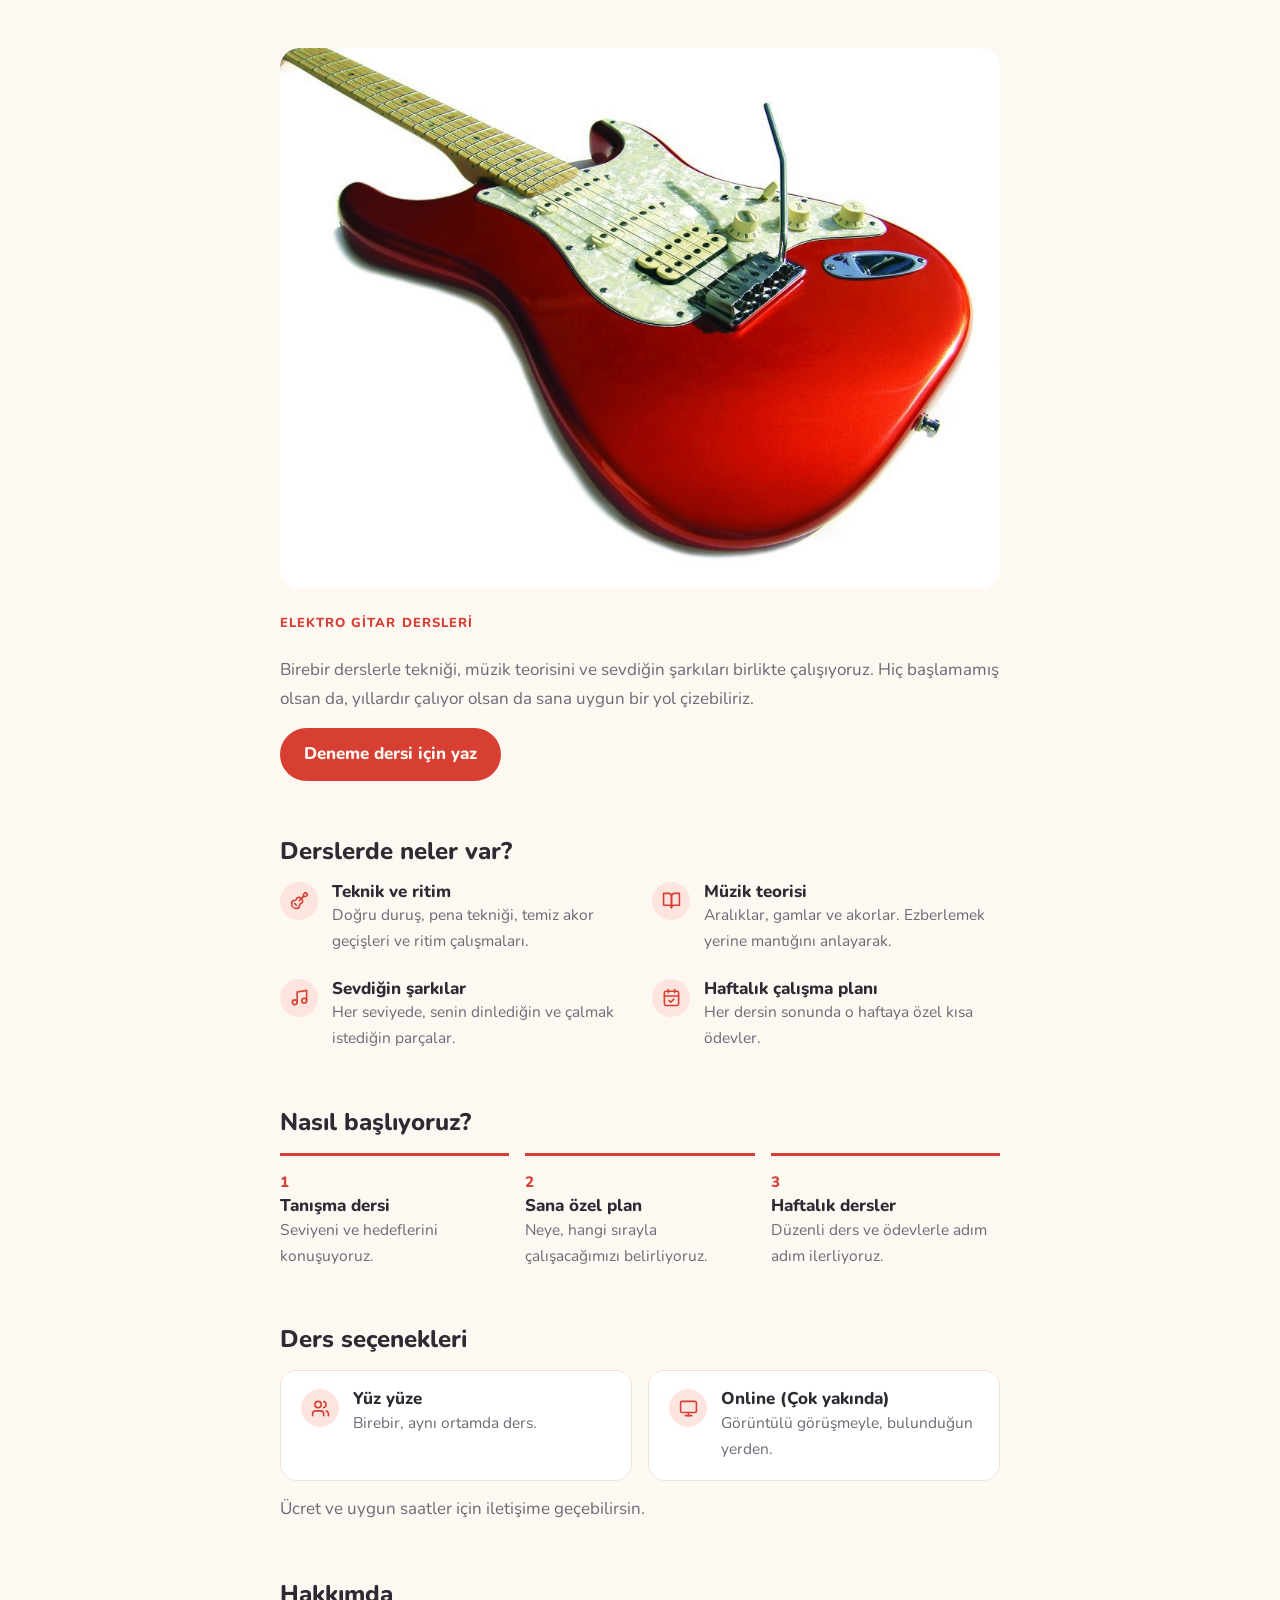
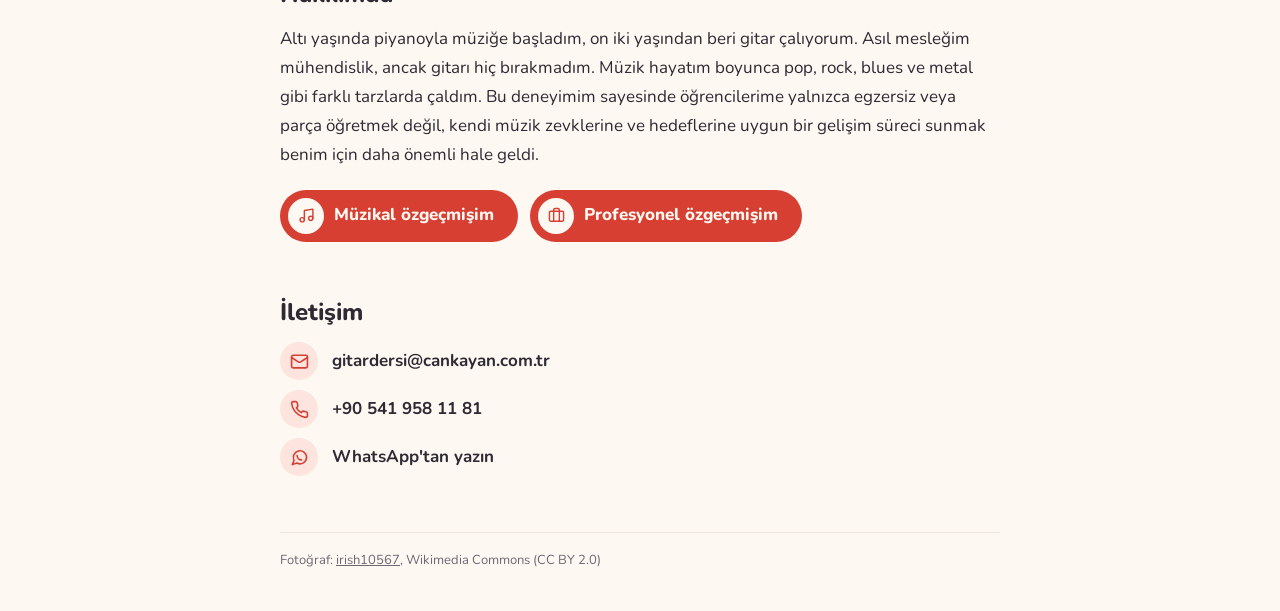
<file: docs/index.html>
<!DOCTYPE html>
<html lang="tr">
<head>
  <meta charset="UTF-8">
  <meta name="viewport" content="width=device-width, initial-scale=1, viewport-fit=cover">
  <title>Elektro Gitar Dersleri</title>
  <link rel="preconnect" href="https://fonts.googleapis.com">
  <link rel="preconnect" href="https://fonts.gstatic.com" crossorigin>
  <link href="https://fonts.googleapis.com/css2?family=Nunito:wght@400;700;800&display=swap" rel="stylesheet">
  <style>
    /* Tek sütun, sade bölümler; mevcut sitenin krem + kırmızı çizgisi */
    :root {
      --bg: #fdf8f2;
      --yuzey: #ffffff;
      --yazi: #2e2a33;
      --soluk: #6f6874;
      --vurgu: #d63f32;
      --vurgu-acik: #fde4df;
      --cizgi: #efe4d8;
      --font: "Nunito", system-ui, -apple-system, "Segoe UI", sans-serif;
    }
    @media (prefers-color-scheme: dark) {
      :root:not([data-theme="light"]) {
        --bg: #1d1a1f; --yuzey: #29252b; --yazi: #f2ece6; --soluk: #b3aab5;
        --vurgu: #ff7a6b; --vurgu-acik: #45282a; --cizgi: #3a3438;
        color-scheme: dark;
      }
    }
    :root[data-theme="dark"] {
      --bg: #1d1a1f; --yuzey: #29252b; --yazi: #f2ece6; --soluk: #b3aab5;
      --vurgu: #ff7a6b; --vurgu-acik: #45282a; --cizgi: #3a3438;
      color-scheme: dark;
    }

    body {
      margin: 0;
      background: var(--bg);
      color: var(--yazi);
      font: 400 17px/1.7 var(--font);
    }
    main {
      max-width: 720px; margin: 0 auto;
      padding-block: 48px 40px;
      padding-left: max(16px, env(safe-area-inset-left, 0px));
      padding-right: max(16px, env(safe-area-inset-right, 0px));
      display: grid; gap: 56px;
    }
    img { max-width: 100%; height: auto; display: block; }
    h1, h2, h3 { margin: 0; line-height: 1.2; text-wrap: balance; }
    h1 { font-size: clamp(32px, 6vw, 44px); font-weight: 800; }
    h2 { font-size: 24px; font-weight: 800; margin-bottom: 16px; }
    h3 { font-size: 17px; font-weight: 800; }
    p { margin: 0; }
    a { color: var(--vurgu); }
    a:focus-visible { outline: 3px solid var(--vurgu); outline-offset: 3px; border-radius: 6px; }

    .ust-baslik {
      font-size: 13px; font-weight: 800; letter-spacing: .08em; text-transform: uppercase;
      color: var(--vurgu); margin-bottom: 8px;
    }
    .soluk { color: var(--soluk); }

    /* Üst kısım */
    .giris { display: grid; gap: 24px; }
    .giris img { border-radius: 20px; }
    .giris .metin { display: grid; gap: 14px; }
    .buton {
      justify-self: start;
      display: inline-block; padding: 12px 24px; border-radius: 999px;
      background: var(--vurgu); color: var(--bg); font-weight: 800; text-decoration: none;
    }

    /* İkonlu maddeler */
    .ikon {
      width: 38px; height: 38px; flex: none;
      display: grid; place-items: center;
      background: var(--vurgu-acik); color: var(--vurgu); border-radius: 50%;
    }
    .ikon svg {
      width: 19px; height: 19px;
      fill: none; stroke: currentColor; stroke-width: 2; stroke-linecap: round; stroke-linejoin: round;
    }
    .maddeler { display: grid; grid-template-columns: 1fr 1fr; gap: 24px; }
    .madde { display: flex; gap: 14px; min-width: 0; }
    .madde p { font-size: 15.5px; color: var(--soluk); }

    /* Adımlar */
    .adimlar { list-style: none; margin: 0; padding: 0; display: grid; grid-template-columns: repeat(3, 1fr); gap: 16px; counter-reset: adim; }
    .adimlar li { counter-increment: adim; border-top: 3px solid var(--vurgu); padding-top: 12px; min-width: 0; }
    .adimlar li::before { content: counter(adim); font-weight: 800; color: var(--vurgu); font-size: 15px; }
    .adimlar p { font-size: 15.5px; color: var(--soluk); }

    /* Ders seçenekleri */
    .secenekler { display: grid; grid-template-columns: 1fr 1fr; gap: 16px; margin-bottom: 14px; }
    .secenek { background: var(--yuzey); border: 1.5px solid var(--cizgi); border-radius: 16px; padding: 18px 20px; display: flex; gap: 14px; }
    .secenek p { font-size: 15.5px; color: var(--soluk); }

    /* İletişim */
    .iletisim { list-style: none; margin: 0; padding: 0; display: grid; gap: 10px; }
    .iletisim li { display: flex; align-items: center; gap: 14px; }
    .iletisim a { color: inherit; text-decoration: none; font-weight: 700; }
    .iletisim a:hover { color: var(--vurgu); }

    footer { font-size: 13px; color: var(--soluk); border-top: 1px solid var(--cizgi); padding-top: 16px; }
    footer a { color: inherit; }

    /* Özgeçmiş butonları */
    .ozgecmisler { display: flex; flex-wrap: wrap; gap: 12px; margin-top: 20px; }
    .ozgecmisler .buton { display: inline-flex; align-items: center; gap: 10px; padding: 8px 24px 8px 8px; transition: filter .15s, transform .15s; }
    .ozgecmisler .buton:hover { filter: brightness(1.1); transform: translateY(-1px); }
    /* Sayfa hazır olana kadar tıklanmaz; canlıya alırken data-href'i href yap ve aria-disabled'ı sil */
    .ozgecmisler .buton[aria-disabled="true"] { cursor: default; }
    .ozgecmisler .ikon { width: 36px; height: 36px; background: var(--bg); }
    .ozgecmisler .ikon svg { width: 17px; height: 17px; }

    @media (max-width: 600px) {
      main { gap: 44px; padding-block: 28px 32px; }
      .maddeler, .adimlar, .secenekler { grid-template-columns: 1fr; }
    }
  </style>
</head>
<body>
  <main>
    <header class="giris">
      <img src="images/gitar-kirmizi.jpg" alt="Kırmızı elektro gitar" width="960" height="720">
      <div class="metin">
        <div>
          <div class="ust-baslik">Elektro gitar dersleri</div>
          <!-- <h1>Can Kayan ile gitar öğren</h1> -->
        </div>
        <p class="soluk">
          Birebir derslerle tekniği, müzik teorisini ve sevdiğin şarkıları birlikte çalışıyoruz.
          Hiç başlamamış olsan da, yıllardır çalıyor olsan da sana uygun bir yol çizebiliriz.
        </p>
        <a class="buton" href="#iletisim">Deneme dersi için yaz</a>
      </div>
    </header>

    <section>
      <h2>Derslerde neler var?</h2>
      <div class="maddeler">
        <div class="madde">
          <span class="ikon"><svg><use href="#i-gitar"/></svg></span>
          <div><h3>Teknik ve ritim</h3><p>Doğru duruş, pena tekniği, temiz akor geçişleri ve ritim çalışmaları.</p></div>
        </div>
        <div class="madde">
          <span class="ikon"><svg><use href="#i-kitap"/></svg></span>
          <div><h3>Müzik teorisi</h3><p>Aralıklar, gamlar ve akorlar. Ezberlemek yerine mantığını anlayarak.</p></div>
        </div>
        <div class="madde">
          <span class="ikon"><svg><use href="#i-nota"/></svg></span>
          <div><h3>Sevdiğin şarkılar</h3><p>Her seviyede, senin dinlediğin ve çalmak istediğin parçalar.</p></div>
        </div>
        <div class="madde">
          <span class="ikon"><svg><use href="#i-takvim"/></svg></span>
          <div><h3>Haftalık çalışma planı</h3><p>Her dersin sonunda o haftaya özel kısa ödevler.</p></div>
        </div>
      </div>
    </section>

    <section>
      <h2>Nasıl başlıyoruz?</h2>
      <ol class="adimlar">
        <li><h3>Tanışma dersi</h3><p>Seviyeni ve hedeflerini konuşuyoruz.</p></li>
        <li><h3>Sana özel plan</h3><p>Neye, hangi sırayla çalışacağımızı belirliyoruz.</p></li>
        <li><h3>Haftalık dersler</h3><p>Düzenli ders ve ödevlerle adım adım ilerliyoruz.</p></li>
      </ol>
    </section>

    <section>
      <h2>Ders seçenekleri</h2>
      <div class="secenekler">
        <div class="secenek">
          <span class="ikon"><svg><use href="#i-kisi"/></svg></span>
          <div><h3>Yüz yüze</h3><p>Birebir, aynı ortamda ders.</p></div>
        </div>
        <div class="secenek">
          <span class="ikon"><svg><use href="#i-ekran"/></svg></span>
          <div><h3>Online (Çok yakında)</h3><p>Görüntülü görüşmeyle, bulunduğun yerden.</p></div>
        </div>
      </div>
      <p class="soluk">Ücret ve uygun saatler için iletişime geçebilirsin.</p>
    </section>

    <section>
      <h2>Hakkımda</h2>
      <p>
        Altı yaşında piyanoyla müziğe başladım, on iki yaşından beri gitar çalıyorum. Asıl mesleğim
        mühendislik, ancak gitarı hiç bırakmadım. Müzik hayatım boyunca pop, rock, blues ve metal gibi farklı tarzlarda çaldım. 
		Bu deneyimim sayesinde öğrencilerime yalnızca egzersiz veya parça öğretmek değil,
		kendi müzik zevklerine ve hedeflerine uygun bir gelişim süreci sunmak benim için daha önemli hale geldi.
      </p>
      <div class="ozgecmisler">
        <a class="buton" data-href="ozgecmis-muzik.html" aria-disabled="true" title="Yakında"><span class="ikon"><svg><use href="#i-nota"/></svg></span>Müzikal özgeçmişim</a>
        <a class="buton" data-href="ozgecmis-profesyonel.html" aria-disabled="true" title="Yakında"><span class="ikon"><svg><use href="#i-canta"/></svg></span>Profesyonel özgeçmişim</a>
      </div>
    </section>

	<section id="iletisim">
	  <h2>İletişim</h2>
	  <ul class="iletisim">
		<li><span class="ikon"><svg><use href="#i-posta"/></svg></span><a href="mailto:gitardersi@cankayan.com.tr">gitardersi@cankayan.com.tr</a></li>
		<li><span class="ikon"><svg><use href="#i-telefon"/></svg></span><a href="tel:+905419581181">+90 541 958 11 81</a></li>
		<li><span class="ikon"><svg><use href="#i-whatsapp"/></svg></span><a href="https://wa.me/905419581181?text=Merhabalar.%20Gitar%20dersleriniz%20hakk%C4%B1nda%20bilgi%20alabilir%20miyim%3F" target="_blank" rel="noopener">WhatsApp'tan yazın</a></li>
	  </ul>
	</section>

    <footer>
      Fotoğraf: <a href="https://commons.wikimedia.org/wiki/File:Fender_Deluxe_Stratocaster_HSS_(2008-11-02_12.49.15_by_irish10567).jpg">irish10567</a>, Wikimedia Commons (CC BY 2.0)
    </footer>
  </main>

  <!-- Lucide ikonları (ISC lisansı) -->
  <svg width="0" height="0" style="position: absolute" aria-hidden="true">
    <symbol id="i-nota" viewBox="0 0 24 24"><path d="M9 18V5l12-2v13"/><circle cx="6" cy="18" r="3"/><circle cx="18" cy="16" r="3"/></symbol>
    <symbol id="i-gitar" viewBox="0 0 24 24"><path d="m11.9 12.1 4.514-4.514"/><path d="M20.1 2.3a1 1 0 0 0-1.4 0l-1.114 1.114A2 2 0 0 0 17 4.828v1.344a2 2 0 0 1-.586 1.414A2 2 0 0 1 17.828 7h1.344a2 2 0 0 0 1.414-.586L21.7 5.3a1 1 0 0 0 0-1.4z"/><path d="m6 16 2 2"/><path d="M8.2 9.9C8.7 8.8 9.8 8 11 8c2.8 0 5 2.2 5 5 0 1.2-.8 2.3-1.9 2.8l-.9.4A2 2 0 0 0 12 18a4 4 0 0 1-4 4c-3.3 0-6-2.7-6-6a4 4 0 0 1 4-4 2 2 0 0 0 1.8-1.2z"/></symbol>
    <symbol id="i-kitap" viewBox="0 0 24 24"><path d="M2 3h6a4 4 0 0 1 4 4v14a3 3 0 0 0-3-3H2z"/><path d="M22 3h-6a4 4 0 0 0-4 4v14a3 3 0 0 1 3-3h7z"/></symbol>
    <symbol id="i-takvim" viewBox="0 0 24 24"><rect width="18" height="18" x="3" y="4" rx="2"/><path d="M16 2v4"/><path d="M8 2v4"/><path d="M3 10h18"/><path d="m9 16 2 2 4-4"/></symbol>
    <symbol id="i-kisi" viewBox="0 0 24 24"><path d="M16 21v-2a4 4 0 0 0-4-4H6a4 4 0 0 0-4 4v2"/><circle cx="9" cy="7" r="4"/><path d="M22 21v-2a4 4 0 0 0-3-3.87"/><path d="M16 3.13a4 4 0 0 1 0 7.75"/></symbol>
    <symbol id="i-ekran" viewBox="0 0 24 24"><rect width="20" height="14" x="2" y="3" rx="2"/><path d="M8 21h8"/><path d="M12 17v4"/></symbol>
    <symbol id="i-canta" viewBox="0 0 24 24"><path d="M16 20V4a2 2 0 0 0-2-2h-4a2 2 0 0 0-2 2v16"/><rect width="20" height="14" x="2" y="6" rx="2"/></symbol>
    <symbol id="i-posta" viewBox="0 0 24 24"><rect width="20" height="16" x="2" y="4" rx="2"/><path d="m22 7-8.97 5.7a1.94 1.94 0 0 1-2.06 0L2 7"/></symbol>
    <symbol id="i-telefon" viewBox="0 0 24 24"><path d="M22 16.92v3a2 2 0 0 1-2.18 2 19.79 19.79 0 0 1-8.63-3.07 19.5 19.5 0 0 1-6-6 19.79 19.79 0 0 1-3.07-8.67A2 2 0 0 1 4.11 2h3a2 2 0 0 1 2 1.72 12.84 12.84 0 0 0 .7 2.81 2 2 0 0 1-.45 2.11L8.09 9.91a16 16 0 0 0 6 6l1.27-1.27a2 2 0 0 1 2.11-.45 12.84 12.84 0 0 0 2.81.7A2 2 0 0 1 22 16.92z"/></symbol>
	<symbol id="i-whatsapp" viewBox="0 0 24 24" fill="none" stroke="currentColor" stroke-width="2" stroke-linecap="round" stroke-linejoin="round"><path d="M21 11.5a8.4 8.4 0 0 1-12.4 7.4L3 21l2.1-5.4A8.4 8.4 0 1 1 21 11.5z"/><path d="M9 9.5c0 3 2.5 5.5 5.5 5.5"/></symbol>
  </svg>
</body>
</html>
</file>
